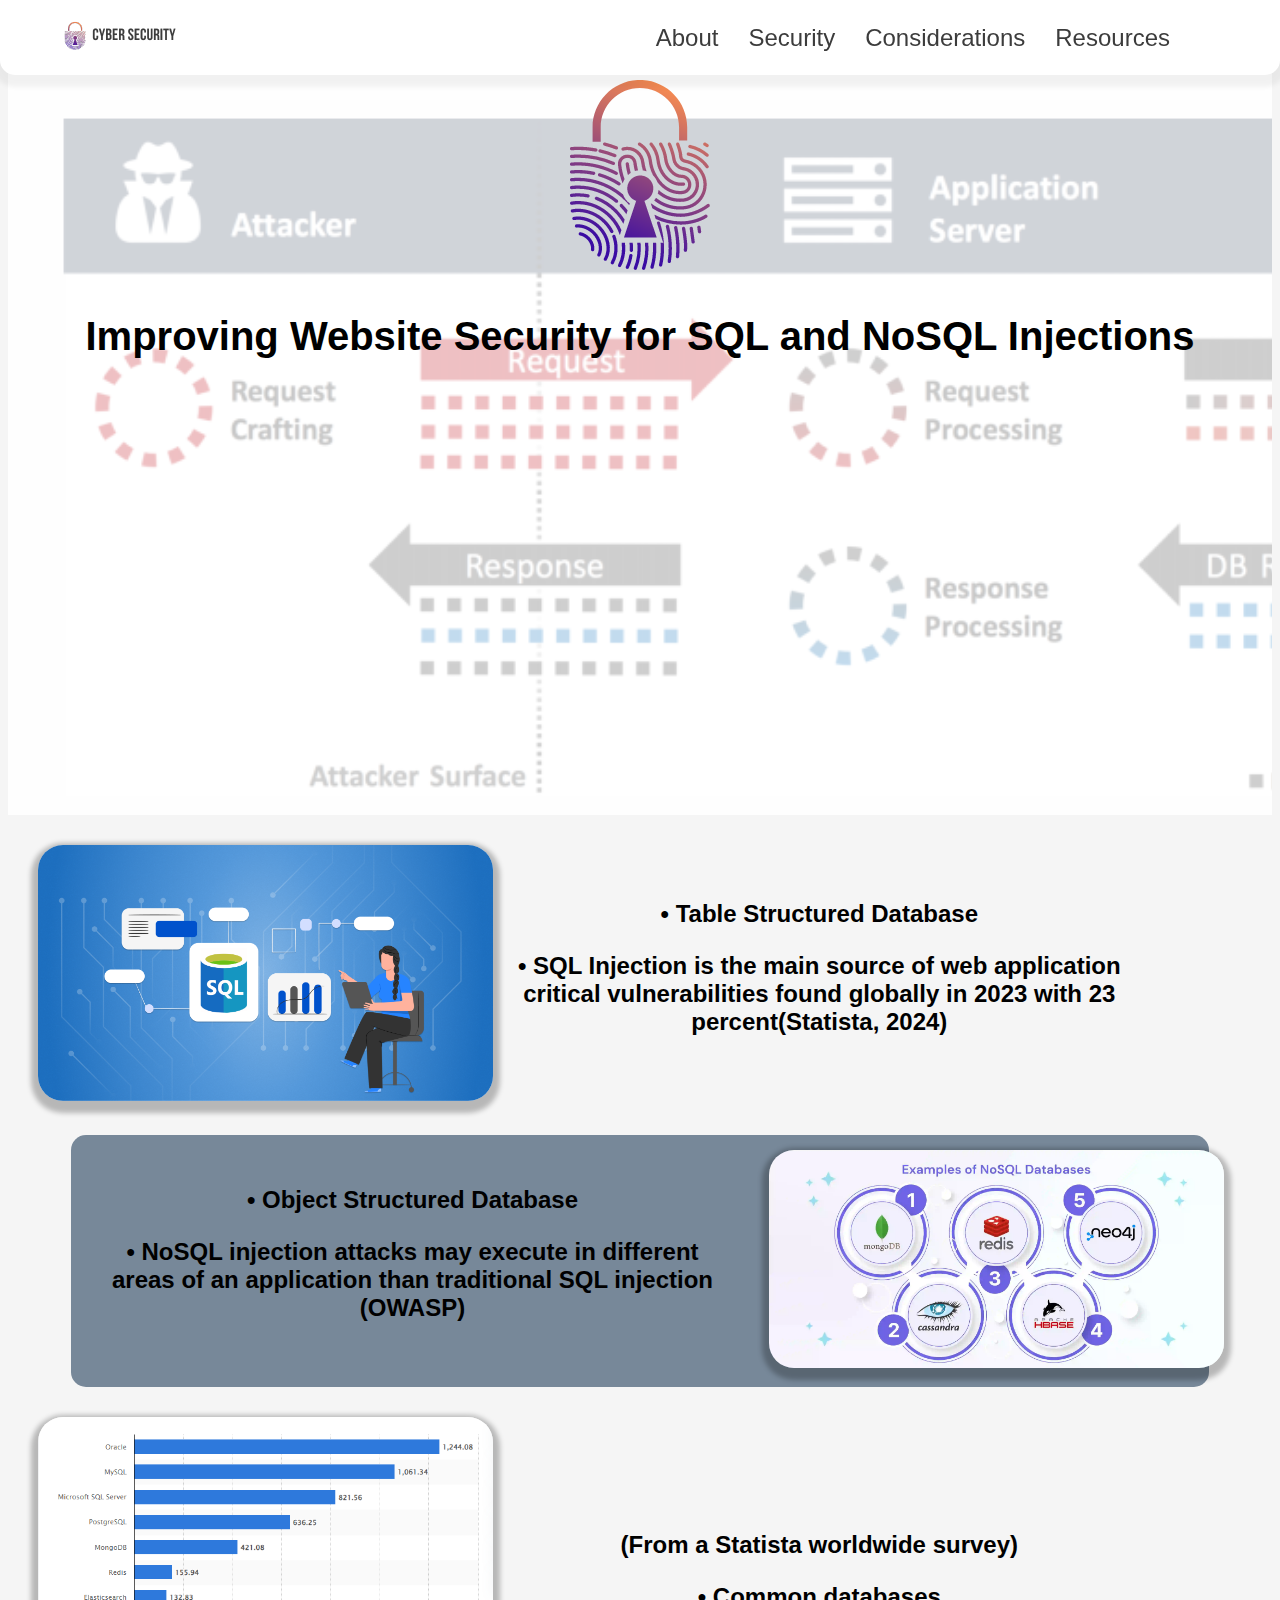
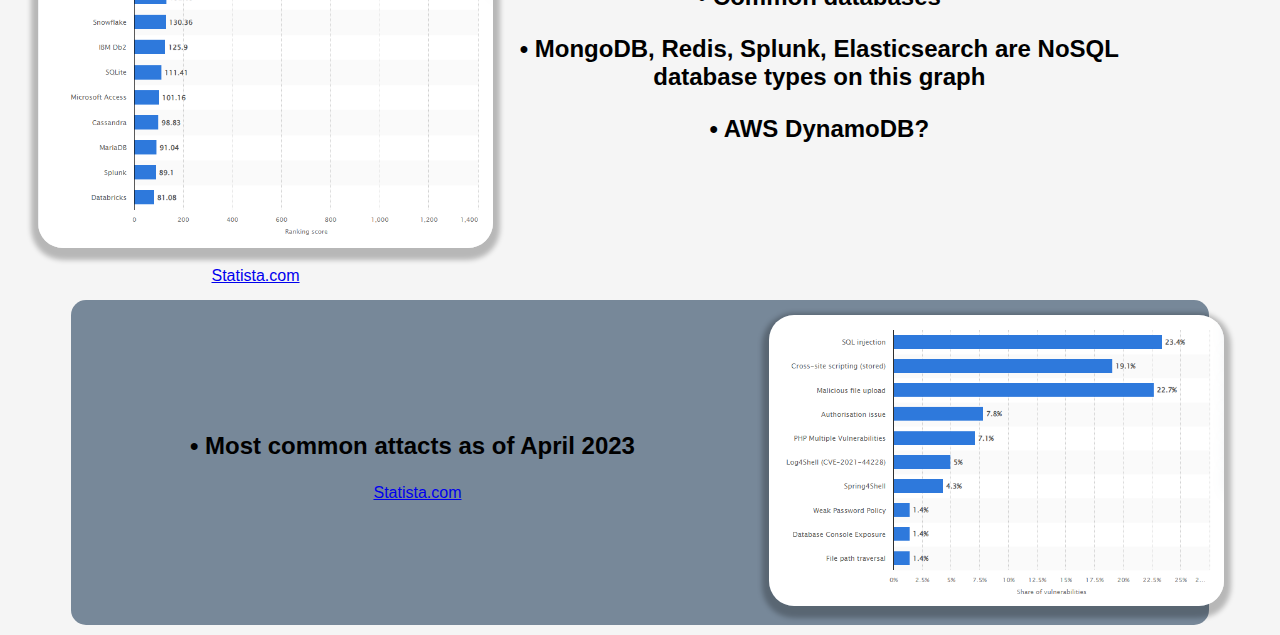
<file: index.html>
<!DOCTYPE html>
<html lang="en">
<head>
    <meta charset="UTF-8">
    <meta name="viewport" content="width=device-width, initial-scale=1.0">
    <title>Ethics and Security</title>
    <link rel="stylesheet" href="styles.css">
    <link rel="icon" href="./images/favicon.ico">
</head>
<body>
    <div class="navbar">
        <div class="logo">
            <img href="/ethics/index.html" src="./images/logo.png">
        </div>
        <div class="links">
            <a href="/ethics/about.html">
                <p>About</p>
            </a>
            <a href="/ethics/security.html">
                <p>Security</p>
            </a>
            <a href="/ethics/considerations.html">
                <p>Considerations</p>
            </a>
            <a href="/ethics/resources.html">
                <p>Resources</p>
            </a>
        </div>
        
    </div>
    <div class="hero" style="background-image: url('./images/Injection.png');">
        <div class="overlay" style="background-color: rgba(255, 255, 255, .75);">
            <img id="logoPhoto" src="./images/logoSymbol.png"/>
            <h1>Improving Website Security for SQL and NoSQL Injections</h1>
        </div>
        
    </div>
    <div class="photoLeft">
        <div class="photoContainer">
            <img src="./images/SQLDatabase.png">
        </div>
        <div class="infoContainer">
            <p class="bulletPoint">•  Table Structured Database</p>
            <p class="bulletPoint">•  SQL Injection is the main source of web application critical vulnerabilities found globally in 2023 with 23 percent(Statista, 2024)</p>
        </div>
        
    </div>
    <div class="photoRight" style="background-color: lightslategray;">
        <div class="infoContainer">
            <p class="bulletPoint">•  Object Structured Database</p>
            <p class="bulletPoint">•  NoSQL injection attacks may execute in different areas of an application than traditional SQL injection (OWASP)</p>
        </div>
        <div class="photoContainer">
            <img src="./images/NoSQLExamples.webp">
        </div>
    </div>
    <div class="photoLeft">
        <div class="photoContainer">
            <img src="./images/commonDatabases.PNG">
            <a href="https://www.statista.com/statistics/809750/worldwide-popularity-ranking-database-management-systems/">Statista.com</a>
        </div>
        <div class="infoContainer">
            <p class="bulletPoint">(From a Statista worldwide survey)</p>
            <p class="bulletPoint">•  Common databases</p>
            <p class="bulletPoint">•  MongoDB, Redis, Splunk, Elasticsearch are NoSQL database types on this graph</p>
            <p class="bulletPoint">•  AWS DynamoDB?</p>
        </div>
        
    </div>
    <div class="photoRight" style="background-color: lightslategray;">
        <div class="infoContainer">
            <p class="bulletPoint">•  Most common attacts as of April 2023 </p>
            <a href="https://www.statista.com/statistics/806081/worldwide-application-vulnerability-taxonomy/">Statista.com</a>
            
        </div>
        <div class="photoContainer">
            <img src="./images/vulnerabilityTaxonomy.PNG">
        </div>
    </div>
    
</body>
</html>
</file>
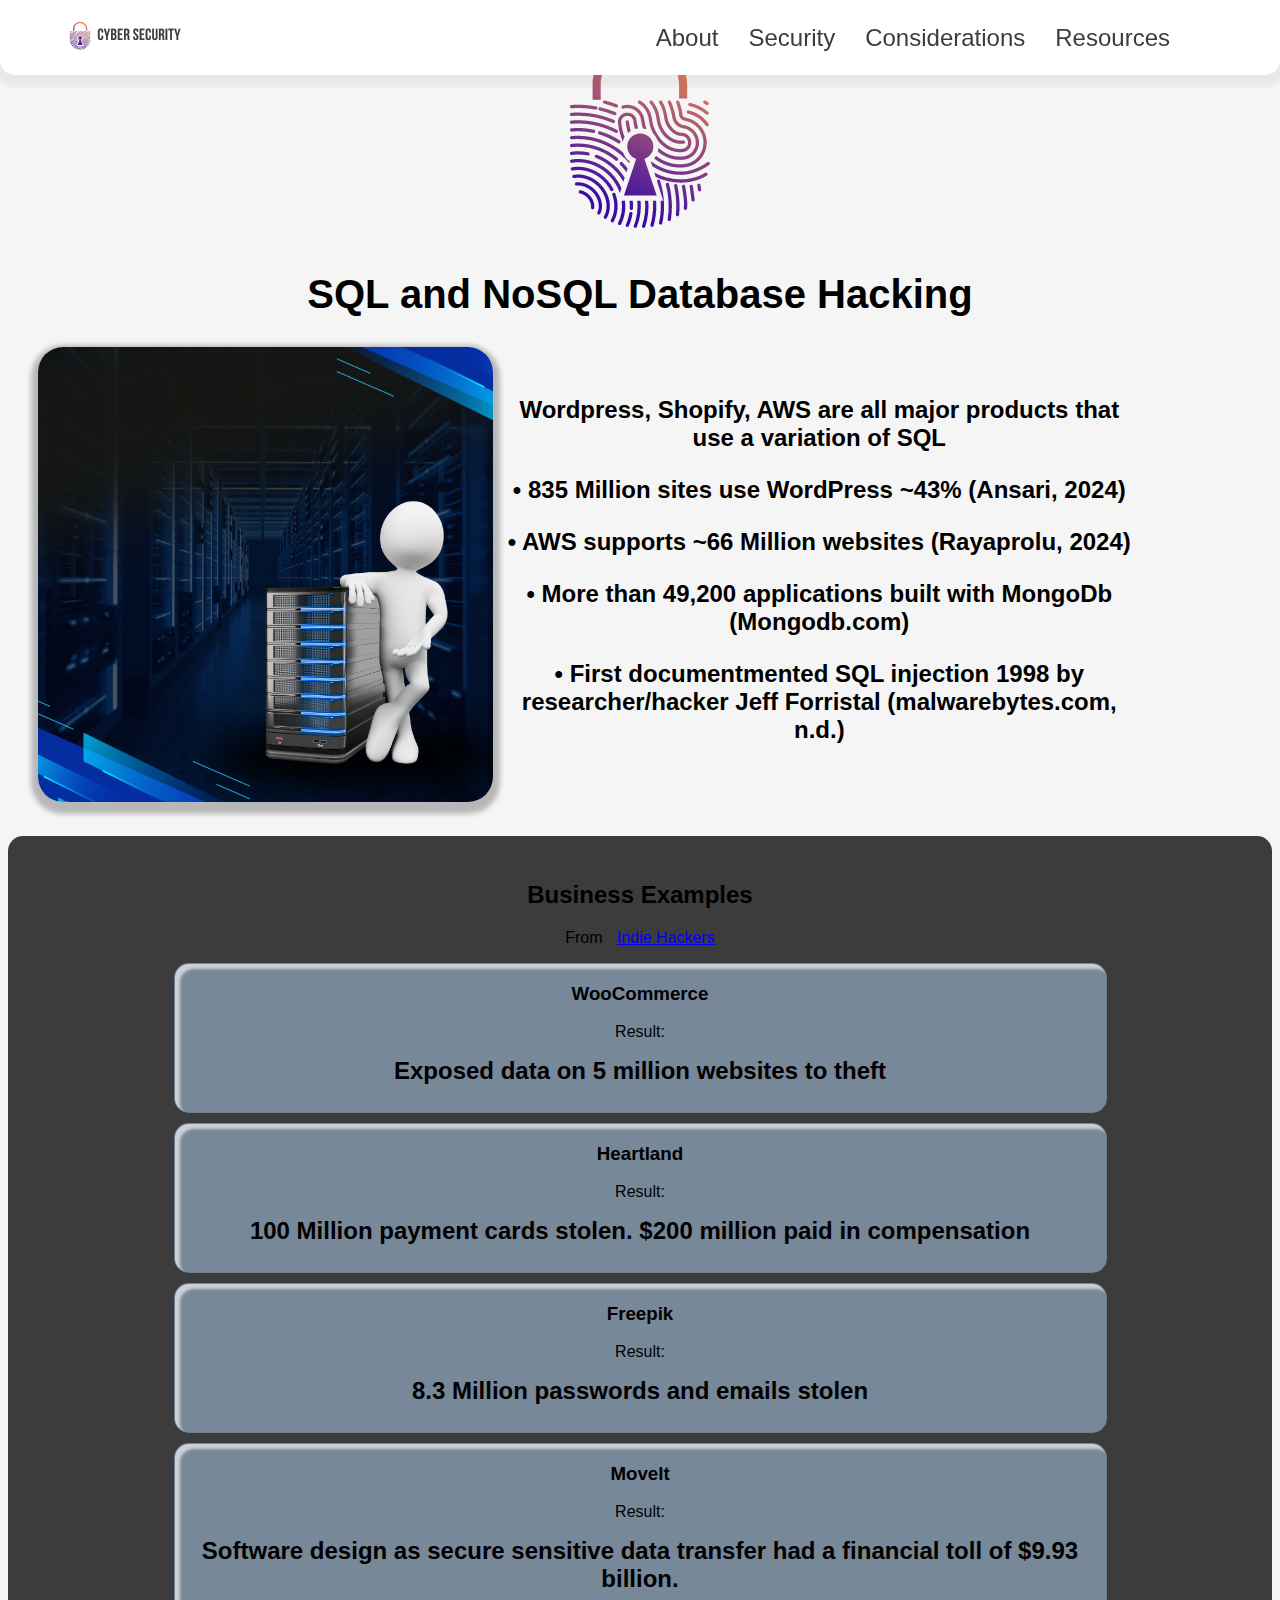
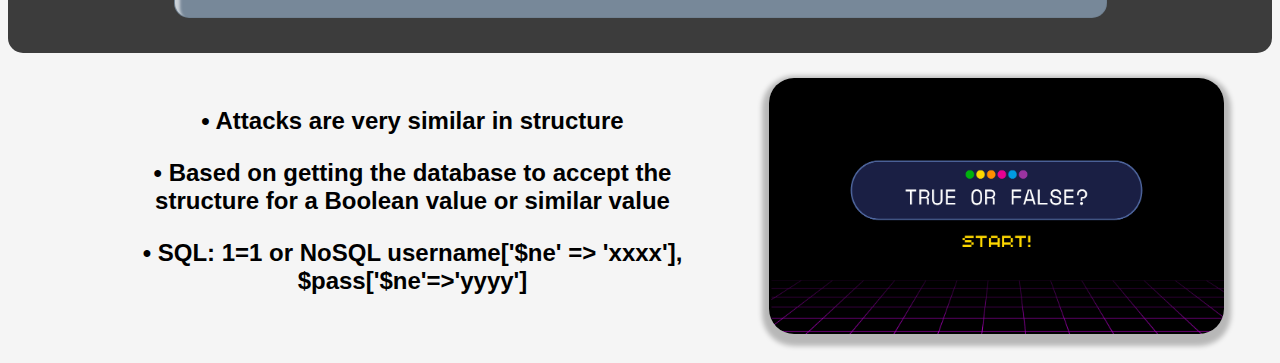
<file: about.html>
<!DOCTYPE html>
<html lang="en">
<head>
    <meta charset="UTF-8">
    <meta name="viewport" content="width=device-width, initial-scale=1.0">
    <title>About</title>
    <link rel="stylesheet" href="styles.css">
    <link rel="icon" href="./images/favicon.ico">
</head>
<body>
<div class="main">
    <div class="navbar">
        <div class="logo">
            <a href="/ethics/index.html">
                <img src="./images/logo.png">
            </a>
        </div>
        <div class="links">
            <a href="/ethics/about.html">
                <p>About</p>
            </a>
            <a href="/ethics/security.html">
                <p>Security</p>
            </a>
            <a href="/ethics/considerations.html">
                <p>Considerations</p>
            </a>
            <a href="/ethics/resources.html">
                <p>Resources</p>
            </a>
        </div> 
    </div>
    <div class="titleArea">
        <img src="./images/logoSymbol.png"/>
        <h1>SQL and NoSQL Database Hacking</h1>
    </div>
    <div class="photoLeft">
        <div class="photoContainer">
            <img src="./images/databaseStickFigure.png">
        </div>
        <div class="infoContainer">
            <p class="bulletPoint">Wordpress, Shopify,  AWS are all major products that use a variation of SQL</p>
            <p class="bulletPoint">•  835 Million sites use WordPress ~43% (Ansari, 2024)</p>
            <p class="bulletPoint">•  AWS supports ~66 Million websites (Rayaprolu, 2024)</p>
            <p class="bulletPoint">•  More than 49,200 applications built with MongoDb (Mongodb.com)</p>
            <p class="bulletPoint">•  First documentmented SQL injection 1998 by researcher/hacker Jeff Forristal (malwarebytes.com, n.d.)</p>
        </div>
        
    </div>
    <div class="businessExamples">
        <h2>Business Examples</h2>
        <p>From <a href="https://www.indiehackers.com/post/sql-injection-real-life-attacks-and-how-it-hurts-business-c7ff42ef30">Indie Hackers</a></p>
        <div class="example">
            <h3>WooCommerce</h3>
            <div class="result">
                <p>Result:</p>
                <p class="bulletPoint">Exposed data on 5 million websites to theft</p>
            </div>
        </div>
        <div class="example">
            <h3>Heartland</h3>
            <div class="result">
                <p>Result:</p>
                <p class="bulletPoint">100 Million payment cards stolen. $200 million paid in compensation</p>
            </div>
        </div>
        <div class="example">
            <h3>Freepik</h3>
            <div class="result">
                <p>Result:</p>
                <p class="bulletPoint">8.3 Million passwords and emails stolen</p>
            </div>
        </div>
        <div class="example">
            <h3>MoveIt</h3>
            <div class="result">
                <p>Result:</p>
                <p class="bulletPoint">Software design as secure sensitive data transfer had a financial toll of $9.93 billion.</p>
            </div>
        </div>
    </div>
    <div class="photoRight">
        <div class="infoContainer">
            <p class="bulletPoint">•  Attacks are very similar in structure</p>
            <p class="bulletPoint">•  Based on getting the database to accept the structure for a Boolean value or similar value</p>
            <p class="bulletPoint">•  SQL: 1=1 or NoSQL username['$ne' => 'xxxx'], $pass['$ne'=>'yyyy']</p>
        </div>
        <div class="photoContainer">
            <img src="./images/trueFalse.png">
        </div>
    </div>
</div>
    
</body>
</html>
</file>
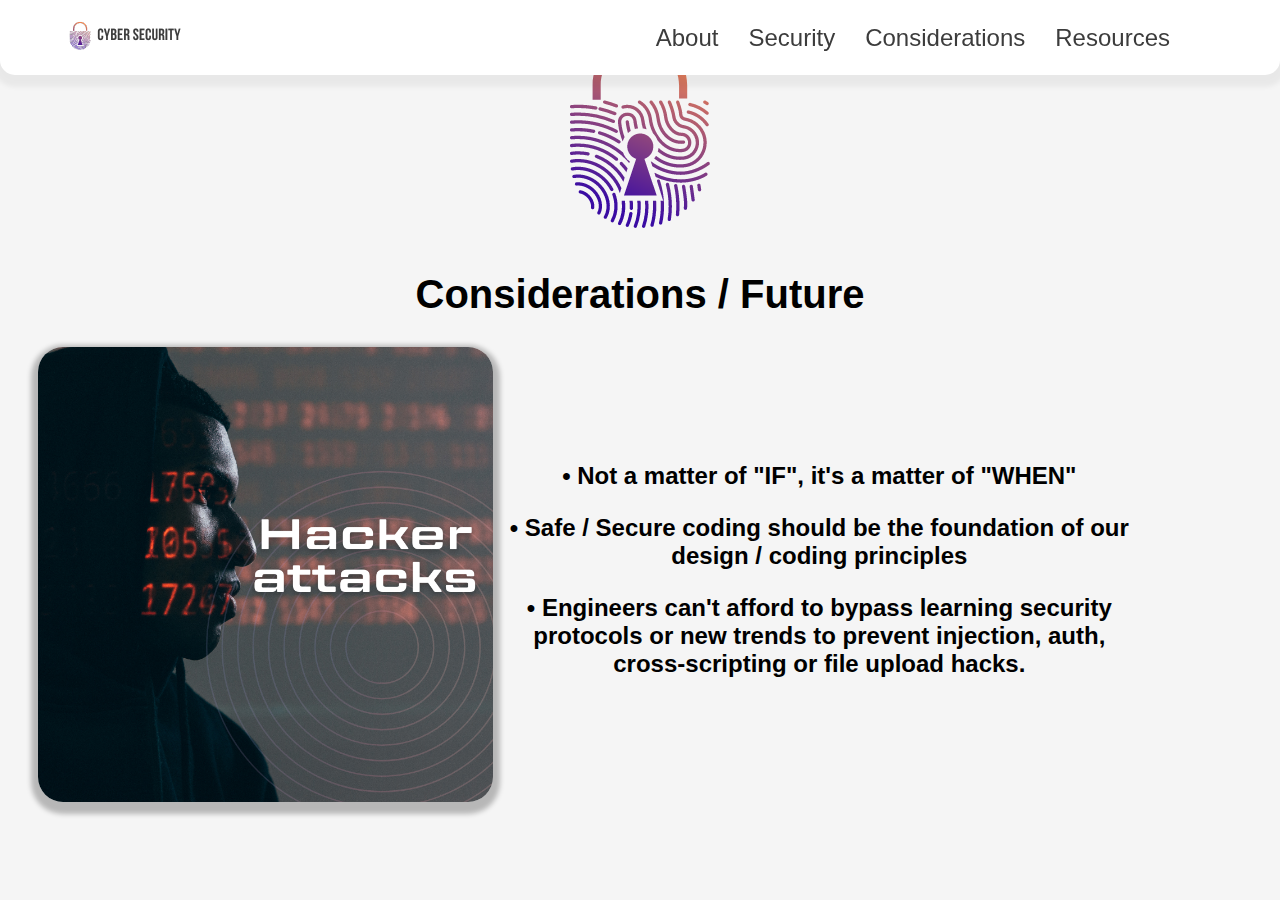
<file: considerations.html>
<!DOCTYPE html>
<html lang="en">
<head>
    <meta charset="UTF-8">
    <meta name="viewport" content="width=device-width, initial-scale=1.0">
    <title>Considerations / Future</title>
    <link rel="stylesheet" href="styles.css">
    <link rel="icon" href="./images/favicon.ico">
</head>
<body>
    <div class="navbar">
        <div class="logo">
            <a href="/ethics/index.html">
                <img src="./images/logo.png">
            </a>
        </div>
        <div class="links">
            <a href="/ethics/about.html">
                <p>About</p>
            </a>
            <a href="/ethics/security.html">
                <p>Security</p>
            </a>
            <a href="/ethics/considerations.html">
                <p>Considerations</p>
            </a>
            <a href="/ethics/resources.html">
                <p>Resources</p>
            </a>
        </div>
        
    </div>
    <div class="title" >
        <img src="./images/logoSymbol.png"/>
        <h1>Considerations / Future</h1>
    </div>
    <div class="photoLeft">
        <div class="photoContainer">
            <img src="./images/hackerAttack.png">
        </div>
        <div class="infoContainer">
            <p class="bulletPoint">•  Not a matter of "IF", it's a matter of "WHEN"</p>
            <p class="bulletPoint">•  Safe / Secure coding should be the foundation of our design / coding principles </p>
            <p class="bulletPoint">•  Engineers can't afford to bypass learning security protocols or new trends to prevent injection, auth, cross-scripting or file upload hacks. </p>
        </div>
        
    </div>
    
</body>
</html>
</file>
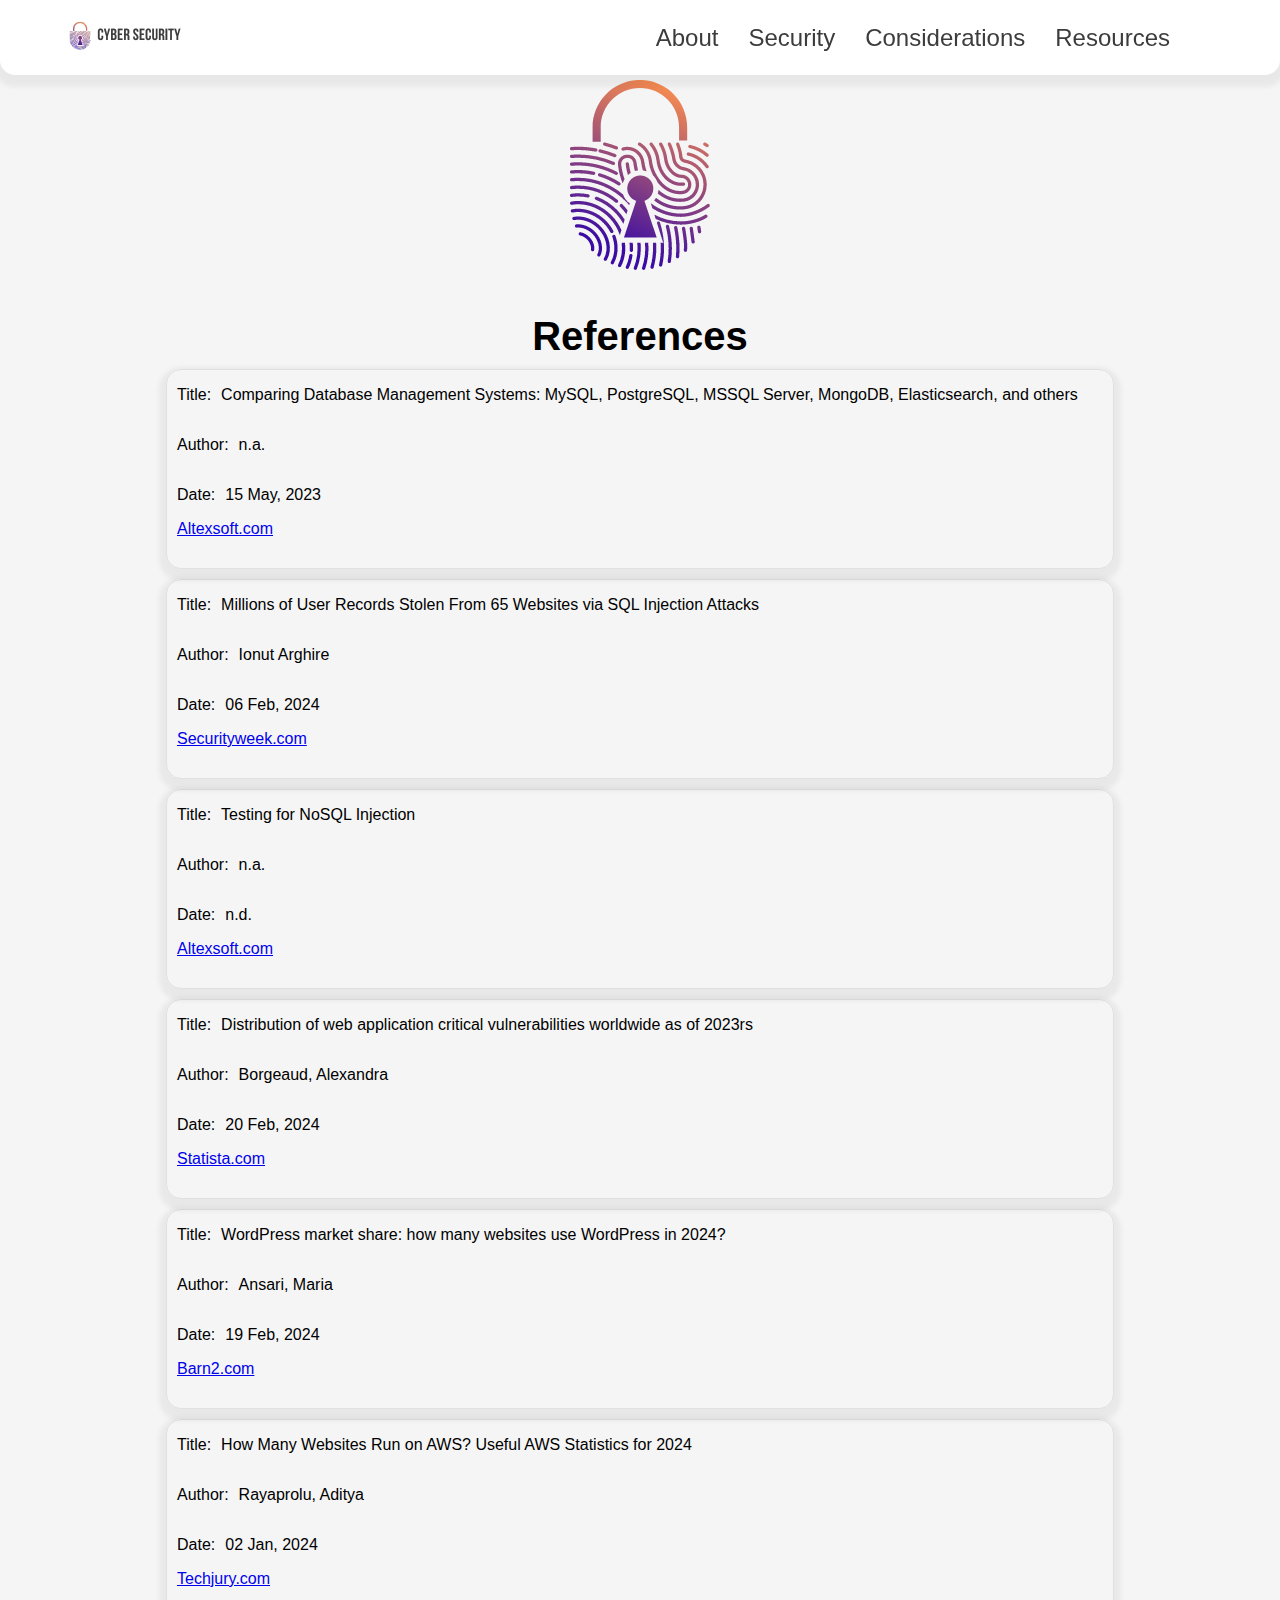
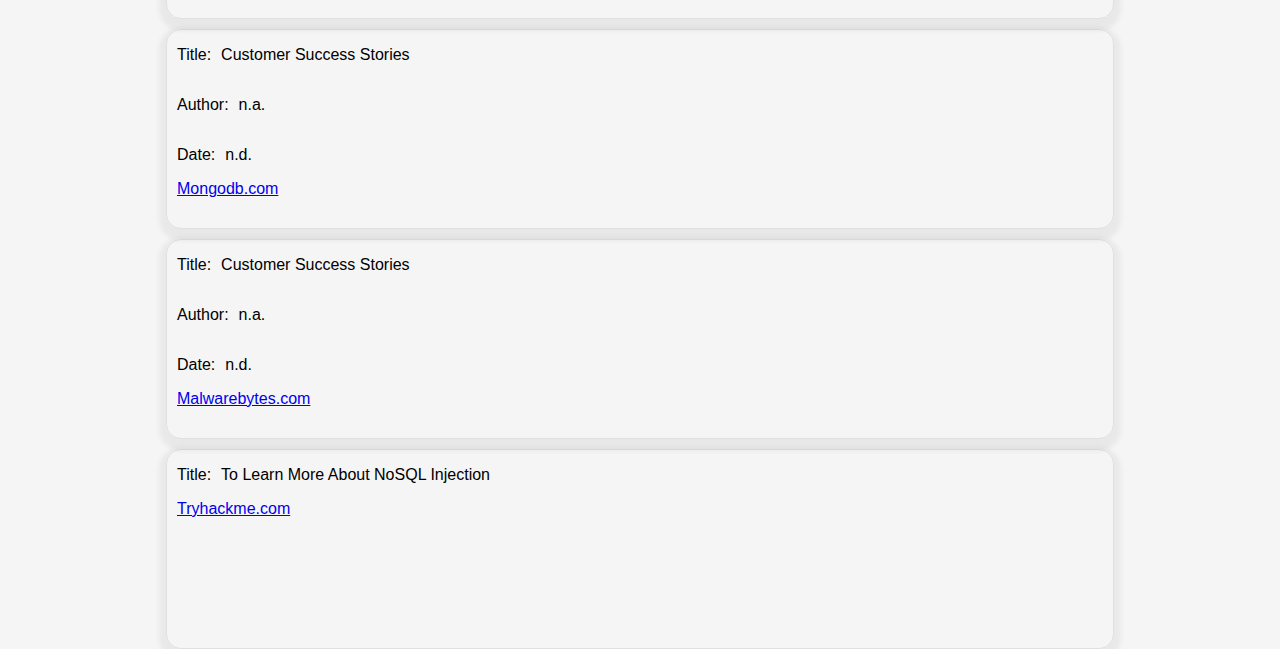
<file: resources.html>
<!DOCTYPE html>
<html lang="en">
<head>
    <meta charset="UTF-8">
    <meta name="viewport" content="width=device-width, initial-scale=1.0">
    <title>Resources</title>
    <link rel="stylesheet" href="styles.css">
    <link rel="icon" href="./images/favicon.ico">
</head>
<body>
    <div class="navbar">
        <div class="logo">
            <a href="/ethics/index.html">
                <img src="./images/logo.png">
            </a>
        </div>
        <div class="links">
            <a href="/ethics/about.html">
                <p>About</p>
            </a>
            <a href="/ethics/security.html">
                <p>Security</p>
            </a>
            <a href="/ethics/considerations.html">
                <p>Considerations</p>
            </a>
            <a href="/ethics/resources.html">
                <p>Resources</p>
            </a>
        </div>
        
    </div>
    <div class="hero" >
        <img src="./images/logoSymbol.png"/>
        <h1>References</h1>

        <div class="reference">
            <div class="refSection">
                <p>Title:  </p>
                <p>Comparing Database Management Systems: MySQL, PostgreSQL, MSSQL Server, MongoDB, Elasticsearch, and others</p>
            </div>
            <div class="refSection">
                <p>Author:  </p>
                <p>n.a.</p>
            </div>
            <div class="refSection">
                <p>Date:  </p>
                <p>15 May, 2023</p>
            </div>
            <div class="refSection">
                <a href="https://www.altexsoft.com/blog/comparing-database-management-systems-mysql-postgresql-mssql-server-mongodb-elasticsearch-and-others/">Altexsoft.com</a>
            </div>
            
        </div>
        <div class="reference">
            <div class="refSection">
                <p>Title:  </p>
                <p>Millions of User Records Stolen From 65 Websites via SQL Injection Attacks</p>
            </div>
            <div class="refSection">
                <p>Author:  </p>
                <p>Ionut Arghire</p>
            </div>
            <div class="refSection">
                <p>Date:  </p>
                <p>06 Feb, 2024</p>
            </div>
            <div class="refSection">
                <a href="https://www.securityweek.com/millions-of-user-records-stolen-from-65-websites-via-sql-injection-attacks/">Securityweek.com</a>
            </div>
            
        </div>
        <div class="reference">
            <div class="refSection">
                <p>Title:  </p>
                <p>Testing for NoSQL Injection</p>
            </div>
            <div class="refSection">
                <p>Author:  </p>
                <p>n.a.</p>
            </div>
            <div class="refSection">
                <p>Date:  </p>
                <p>n.d.</p>
            </div>
            <div class="refSection">
                <a href="https://owasp.org/www-project-web-security-testing-guide/latest/4-Web_Application_Security_Testing/07-Input_Validation_Testing/05.6-Testing_for_NoSQL_Injection">Altexsoft.com</a>
            </div>
            
        </div>
        <div class="reference">
            <div class="refSection">
                <p>Title:  </p>
                <p>Distribution of web application critical vulnerabilities worldwide as of 2023rs</p>
            </div>
            <div class="refSection">
                <p>Author:  </p>
                <p>Borgeaud, Alexandra</p>
            </div>
            <div class="refSection">
                <p>Date:  </p>
                <p>20 Feb, 2024</p>
            </div>
            <div class="refSection">
                <a href="https://www.statista.com/statistics/806081/worldwide-application-vulnerability-taxonomy/">Statista.com</a>
            </div>
            
        </div>
        <div class="reference">
            <div class="refSection">
                <p>Title:  </p>
                <p>WordPress market share: how many websites use WordPress in 2024?</p>
            </div>
            <div class="refSection">
                <p>Author:  </p>
                <p>Ansari, Maria</p>
            </div>
            <div class="refSection">
                <p>Date:  </p>
                <p>19 Feb, 2024</p>
            </div>
            <div class="refSection">
                <a href="https://barn2.com/blog/wordpress-market-share/#:~:text=Number%20of%20websites%20using%20WordPress,a%20powerful%20content%20management%20system.">Barn2.com</a>
            </div>
            
        </div>
        <div class="reference">
            <div class="refSection">
                <p>Title:  </p>
                <p>How Many Websites Run on AWS? Useful AWS Statistics for 2024</p>
            </div>
            <div class="refSection">
                <p>Author:  </p>
                <p>Rayaprolu, Aditya</p>
            </div>
            <div class="refSection">
                <p>Date:  </p>
                <p>02 Jan, 2024</p>
            </div>
            <div class="refSection">
                <a href="https://techjury.net/blog/how-many-websites-run-on-aws/">Techjury.com</a>
            </div>
            
        </div>
        <div class="reference">
            <div class="refSection">
                <p>Title:  </p>
                <p>Customer Success Stories</p>
            </div>
            <div class="refSection">
                <p>Author:  </p>
                <p>n.a.</p>
            </div>
            <div class="refSection">
                <p>Date:  </p>
                <p>n.d.</p>
            </div>
            <div class="refSection">
                <a href="https://www.mongodb.com/solutions/customer-case-studies">Mongodb.com</a>
            </div>
            
        </div>
        <div class="reference">
            <div class="refSection">
                <p>Title:  </p>
                <p>Customer Success Stories</p>
            </div>
            <div class="refSection">
                <p>Author:  </p>
                <p>n.a.</p>
            </div>
            <div class="refSection">
                <p>Date:  </p>
                <p>n.d.</p>
            </div>
            <div class="refSection">
                <a href="https://www.malwarebytes.com/sql-injection">Malwarebytes.com</a>
            </div>
            
        </div>
        <div class="reference">
            <div class="refSection">
                <p>Title:  </p>
                <p>To Learn More About NoSQL Injection</p>
            </div>
            
            <div class="refSection">
                <a href="https://tryhackme.com/r/room/nosqlinjectiontutorial">Tryhackme.com</a>
            </div>
            
        </div>
    </div>
</body>
</html>
</file>
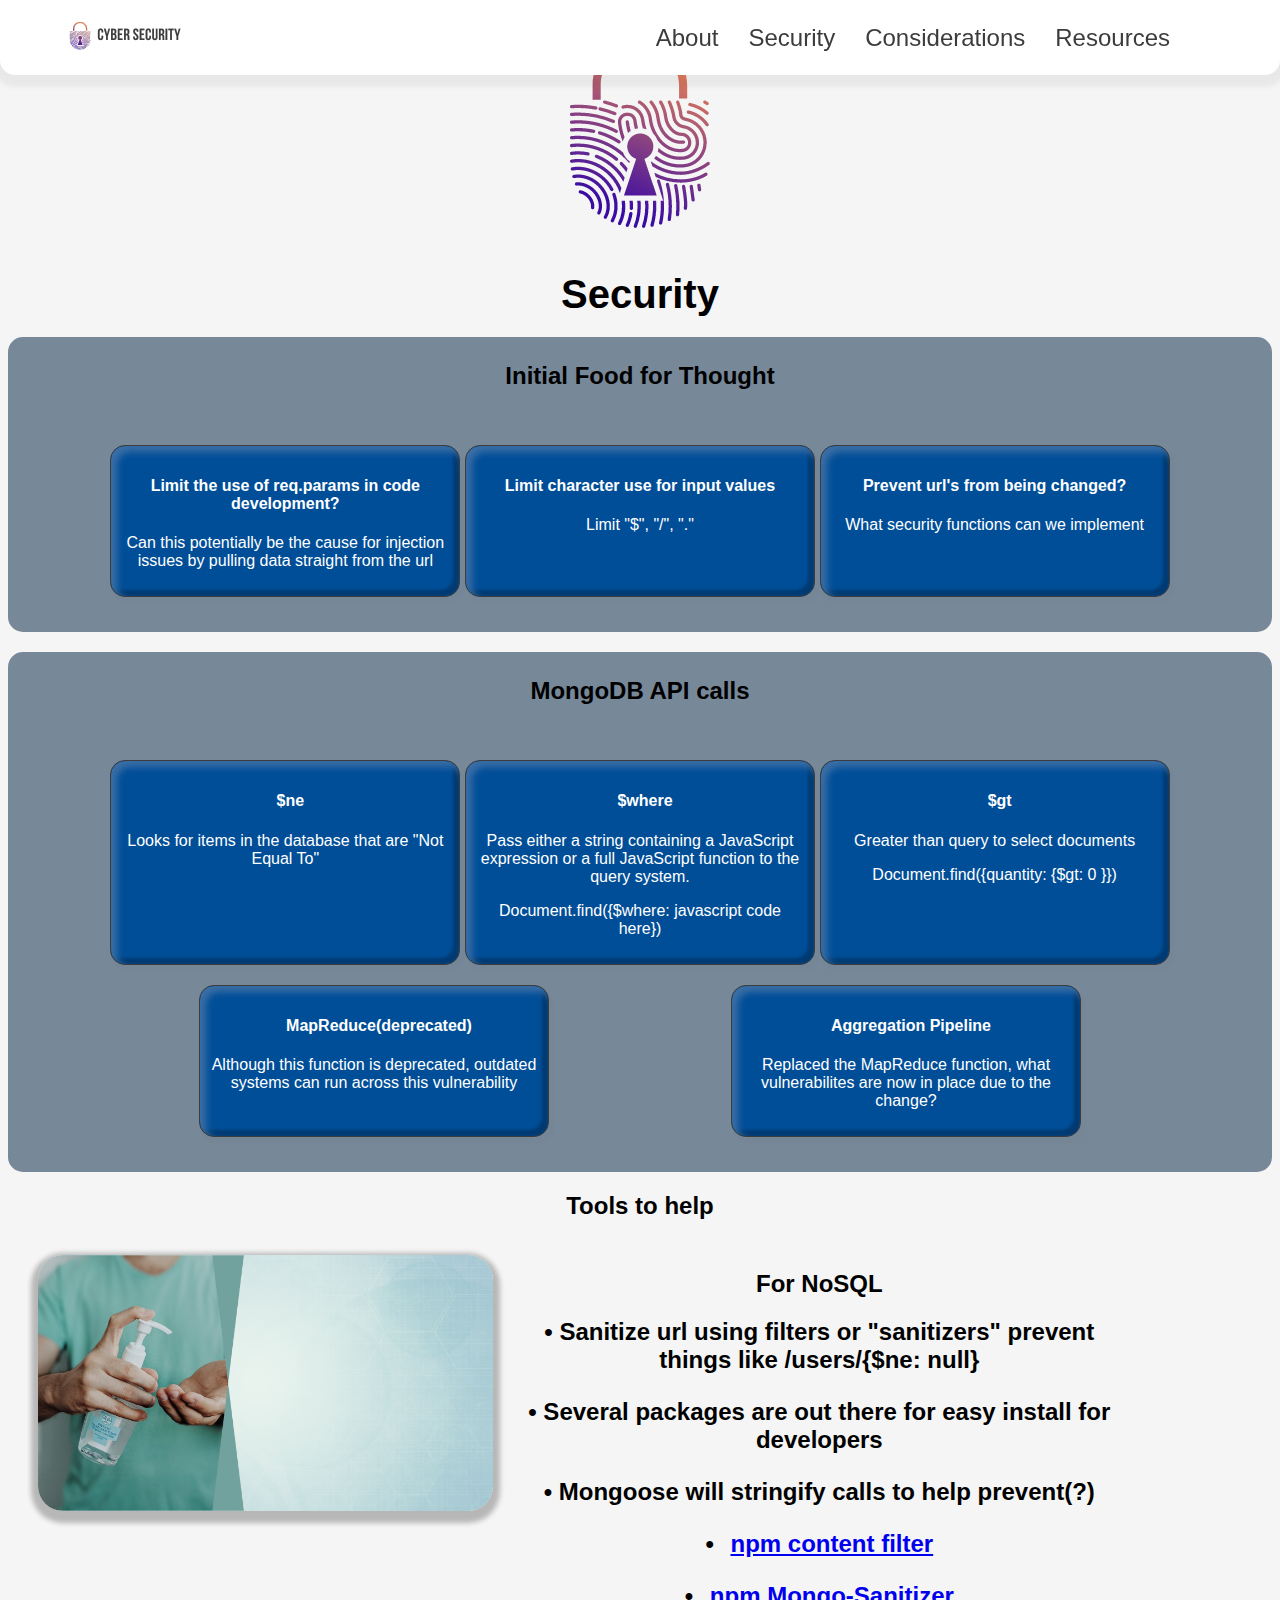
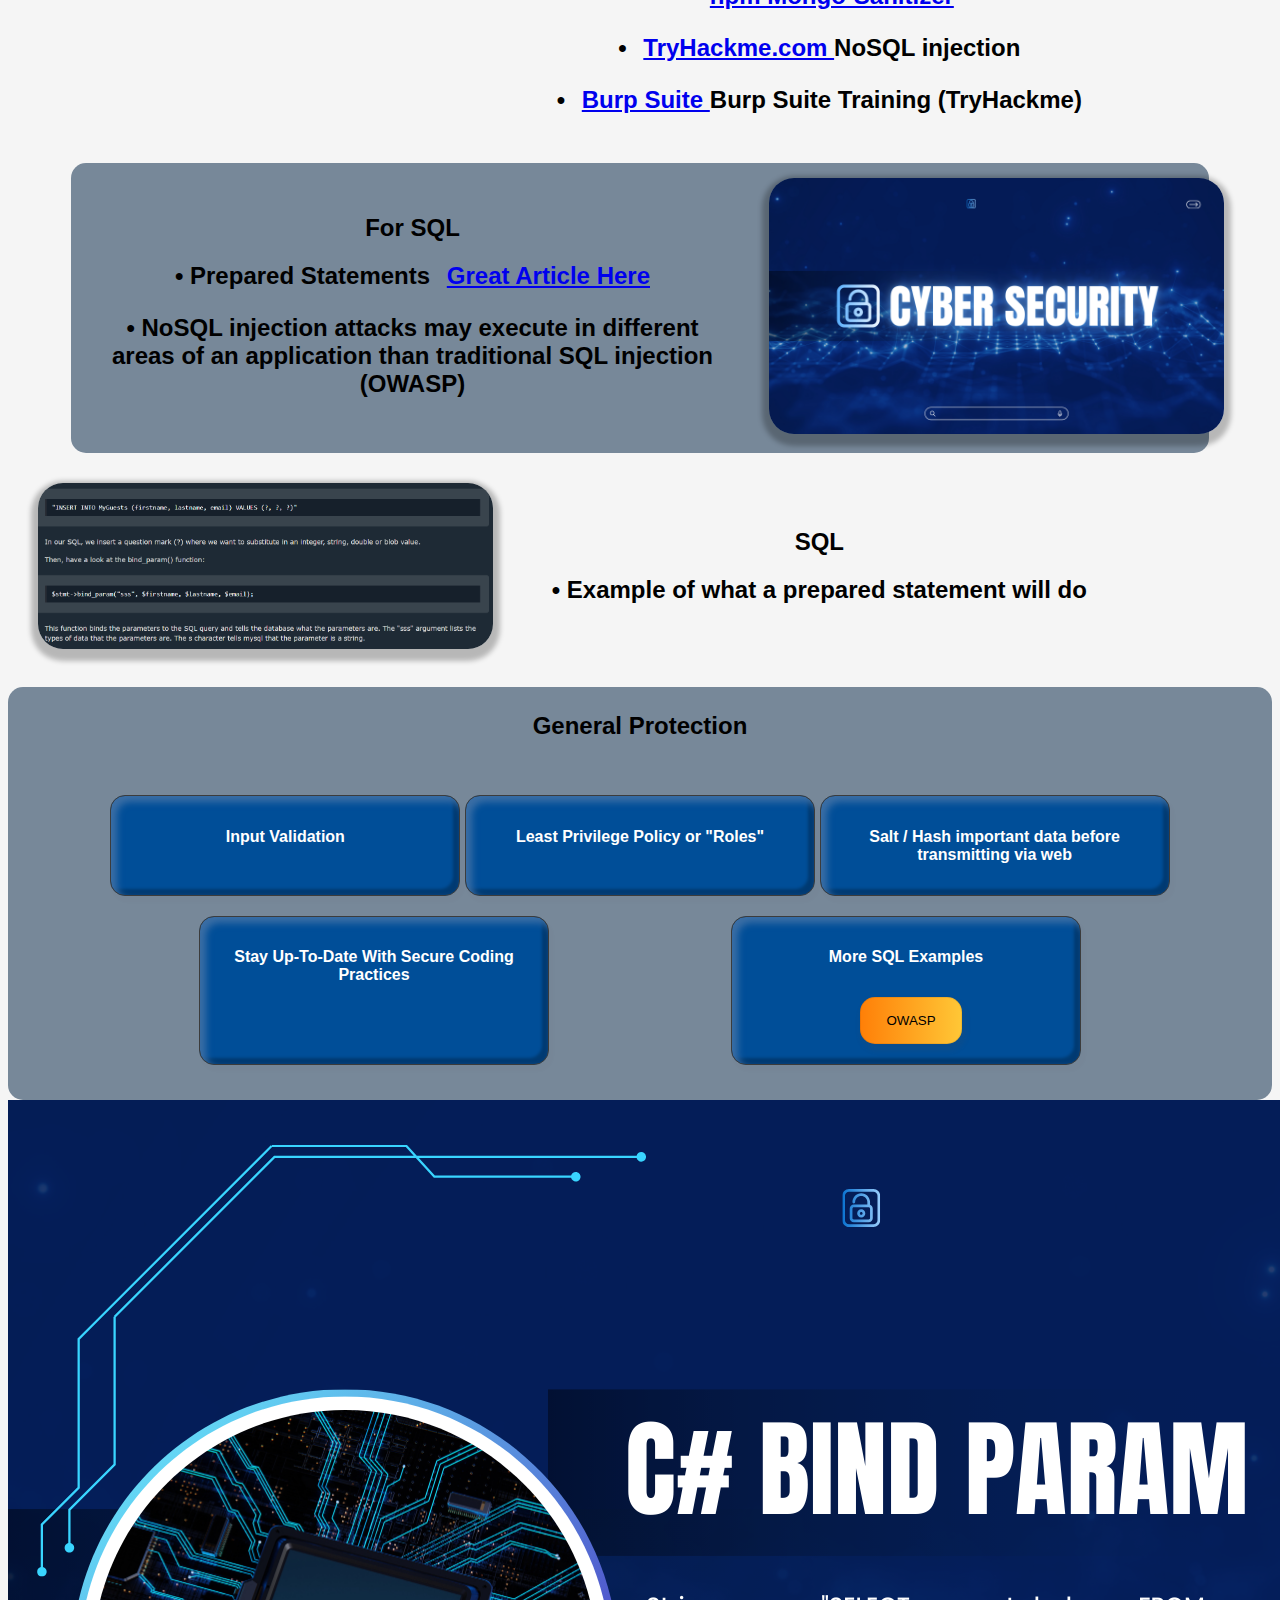
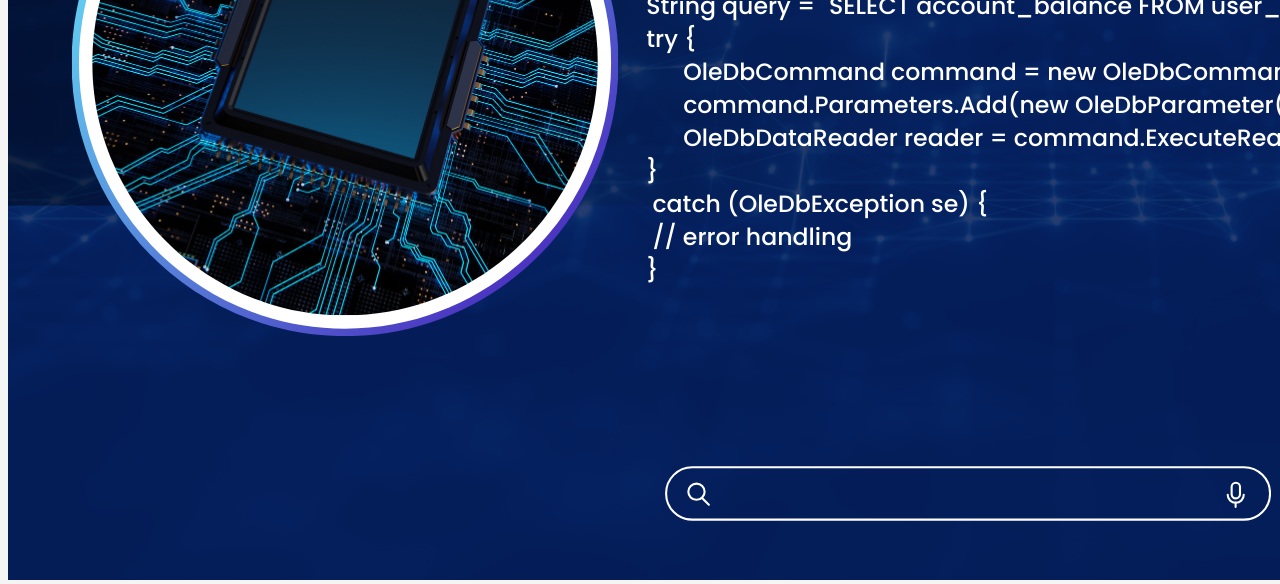
<file: security.html>
<!DOCTYPE html>
<html lang="en">
<head>
    <meta charset="UTF-8">
    <meta name="viewport" content="width=device-width, initial-scale=1.0">
    <title>Security</title>
    <link rel="stylesheet" href="styles.css">
    <link rel="icon" href="./images/favicon.ico">
</head>
<body>
    <div class="navbar">
        <div class="logo">
            <a href="/ethics/index.html">
                <img src="./images/logo.png">
            </a>
        </div>
        <div class="links">
            <a href="/ethics/about.html">
                <p>About</p>
            </a>
            <a href="/ethics/security.html">
                <p>Security</p>
            </a>
            <a href="/ethics/considerations.html">
                <p>Considerations</p>
            </a>
            <a href="/ethics/resources.html">
                <p>Resources</p>
            </a>
        </div>
        
    </div>
    <div class="titleArea" >
        <img src="./images/logoSymbol.png"/>
        <h1>Security</h1>
    </div>
    <div class="talkPointsArea">
        <h2 style="padding-top: 25px;">Initial Food for Thought</h2>
        <div class="talkPoints">
            <div class="thoughts">
                <h4>Limit the use of req.params in code development?</h4>
                <p>Can this potentially be the cause for injection issues by pulling data straight from the url</p>
            </div>
            <div class="thoughts">
                <h4>Limit character use for input values</h4>
                <p>Limit "$", "/", "."</p>
            </div>
            <div class="thoughts">
                <h4>Prevent url's from being changed?</h4>
                <p>What security functions can we implement</p>
            </div>
        </div>
    </div>
    <div class="talkPointsArea">
        <h2 style="padding-top: 25px;">MongoDB API calls</h2>
        <div class="talkPoints">
            <div class="thoughts">
                <h4><a href="https://www.mongodb.com/docs/manual/reference/operator/query/ne/#-ne">$ne</a></h4>
                <p>Looks for items in the database that are "Not Equal To"</p>
            </div>
            <div class="thoughts">
                <h4><a href="https://www.mongodb.com/docs/manual/reference/operator/query/where/">$where</a></h4>
                <p>Pass either a string containing a JavaScript expression or a full JavaScript function to the query system. </p>
                <p>Document.find({$where: javascript code here})</p>
            </div>
            <div class="thoughts">
                <h4><a href="https://www.mongodb.com/docs/manual/reference/operator/query/gt/#mongodb-query-op.-gt">$gt</a></h4>
                <p>Greater than query to select documents </p>
                <p>Document.find({quantity: {$gt: 0 }})</p>
            </div>
            <div class="thoughts">
                <h4><a href="https://www.mongodb.com/docs/manual/reference/operator/query/gt/#mongodb-query-op.-gt">MapReduce(deprecated)</a></h4>
                <p>Although this function is deprecated, outdated systems can run across this vulnerability </p>
            </div>
            <div class="thoughts">
                <h4><a href="https://www.mongodb.com/docs/manual/core/aggregation-pipeline/#std-label-aggregation-pipeline">Aggregation Pipeline</a></h4>
                <p>Replaced the MapReduce function, what vulnerabilites are now in place due to the change?</p>
            </div>
        </div>
    </div>
    <div>
        <h2>Tools to help</h2>
        <div class="photoLeft">
            <div class="photoContainer">
                <img src="./images/Sanitize.png">
            </div>
            <div class="infoContainer">
                <h2>For NoSQL</h2>
                <p class="bulletPoint">•  Sanitize url using filters or "sanitizers" prevent things like /users/{$ne: null}</p>
                <p class="bulletPoint">•  Several packages are out there for easy install for developers</p>
                <p class="bulletPoint">•  Mongoose will stringify calls to help prevent(?)</p>
                <p class="bulletPoint">•  <a href="https://www.npmjs.com/package/content-filter">npm content filter</a></p>
                <p class="bulletPoint">•  <a href="https://github.com/vkarpov15/mongo-sanitize">npm Mongo-Sanitizer</a></p>
                <p class="bulletPoint">•  <a href="https://tryhackme.com/r/room/nosqlinjectiontutorial">TryHackme.com </a>NoSQL injection</p>
                <p class="bulletPoint">•  <a href="https://tryhackme.com/r/room/burpsuitebasics">Burp Suite </a>Burp Suite Training (TryHackme)</p>
            </div>
            
        </div>
        <div class="photoRight" style="background-color: lightslategray;">
            <div class="infoContainer">
                <h2>For SQL</h2>
                <p class="bulletPoint">•  Prepared Statements <a href="https://www.w3schools.com/php/php_mysql_prepared_statements.asp#:~:text=A%20prepared%20statement%20is%20a,(labeled%20%22%3F%22).">Great Article Here</a></p>
                <p class="bulletPoint">•  NoSQL injection attacks may execute in different areas of an application than traditional SQL injection (OWASP)</p>
            </div>
            <div class="photoContainer">
                <img src="./images/securityPage.png">
            </div>
        </div>
    </div>
    <div class="photoLeft">
        <div class="photoContainer">
            <img src="./images/preparedStatements.PNG">
        </div>
        <div class="infoContainer">
            <h2>SQL</h2>
            <p class="bulletPoint">•  Example of what a prepared statement will do</p>
        </div>
        
    </div>
    <div class="talkPointsArea">
        <h2 style="padding-top: 25px;">General Protection</h2>
        <div class="talkPoints">
            <div class="thoughts">
                <h4>Input Validation</h4>
            </div>
            <div class="thoughts">
                <h4>Least Privilege Policy or "Roles"</h4>
            </div>
            <div class="thoughts">
                <h4>Salt / Hash important data before transmitting via web</h4>
            </div>
            <div class="thoughts">
                <h4>Stay Up-To-Date With Secure Coding Practices</h4>
            </div>
            <div class="thoughts">
                <h4>More SQL Examples</h4>
                <a href="https://cheatsheetseries.owasp.org/cheatsheets/SQL_Injection_Prevention_Cheat_Sheet.html" style="color: royalblue; text-decoration: underline;">
                    <button>OWASP</button>
                </a>
            </div>
        </div>
    </div>
    <div class="cSharp">
        <img src="./images/CSharp.png">
    </div>
</body>
</html>
</file>
<file: styles.css>
* {
    font-family: Arial, Helvetica, sans-serif;
    box-sizing: border-box;
    text-align: center;
}
body{
  background-color: #f5f5f5;
  border: 0px;
  border-radius: 15px;
}
h1 {
    font-size: 2.5rem;
    margin: 10px;
}
.navbar {
    position: fixed;
    top: 0px;
    left: 0px;
    z-index: 5;
    background-color: white;
    display: flex;
    width: 100%;
    height: 75px;
    box-shadow: rgba(0, 0, 0, .05)0px 5px 5px 7px;
    align-items: center;
    justify-content: space-between;
    border-radius: 0px 0px 15px 15px;
}
.logo {
    width: 20%;
}
.logo a {
  color: #3c3c3c;
  text-decoration: none;
}
.links {
    display: flex;
    margin-right: 100px;
    
}
.links p{
    margin: 10px;
    font-size: 1.5rem;
}
.links a{
    color: #3c3c3c;
    transition: .5s;
    cursor: pointer;
    text-decoration: none;
}
.links a:hover{
    color: royalblue;
    scale: 1.15;
}
button {
    border-radius: 15px;
    margin: 10px;
    padding: 15px 25px;
    align-items: center;
    box-shadow: rgba(70, 70, 70, .12)2px 5px 5px 2px;
    border: 1px solid rgba(0, 0, 0, .075);
    background-image: linear-gradient(to right, #ff8008 0%, #FFC837 51%, #ff8008 100%);   
    background-size: 200%;
    transition: .5s;
  
  }
  
  button:hover {
    background-position: right center;
  }
  .hero{
    margin-top: 50px;
    height: 85vh;
    background-repeat: none;
    background-size: cover;
  }
  .overlay {
    width: 100%;
    height: 100%;
  }
.photoLeft{
    display: flex;
    height: auto;
    width: 90%;
    margin: 15px;
    justify-content: center;
    
}
.photoRight{
    display: flex;
    height: auto;
    width: 90%;
    border-radius: 15px;
    margin: 10px auto;
    justify-content: center;
    margin: 10px auto;
    
}
.photoContainer {
    width: 40%;
    align-items: center;
    
}
.photoContainer img{
    box-shadow: rgba(0, 0, 0, .25)0px 5px 5px 7px;
    border-radius: 25px;
    width: 100%;
    margin: 15px ;
    
    
}
.infoContainer{
    text-align: center;
    justify-content: center;
    width: 55%;
    align-content: center;    
    margin: 10px auto;
  }

.bulletPoint{
    font-weight: 700;
    font-size: 1.5rem;
    margin-top: 10px;

  }


  .reference {
    width: 75%;
    height: 200px;
    border: 1px solid rgba(70, 70, 70, .12);
    border-radius: 15px;
    box-shadow: rgba(0, 0, 0, .05)0px 5px 5px 7px;
    margin: 10px auto;
    transition: .5s;
    align-items: center;
  }
  .reference:hover{
    box-shadow: rgba(0, 0, 0, .01)0px 3px 3px 12px;
    border: 1px solid #3c3c3c;
    scale: 1.01;
  }
  .refSection{
    display: flex;
    text-wrap: wrap;
    text-align: center;
    margin: 0px;
    padding: 0px;
  }
  .refSection p, a{
    margin-left: 10px;
  }
  .businessExamples{
    margin: 10px auto;
    padding:25px 10px;
    background-color: #3c3c3c;
    border: 0px;
    border-radius: 15px;
  }
  .example {
    width: 75%;
    min-height: 150px;
    border: 1px solid rgba(0, 0, 0, .05);
    box-shadow: rgba(255, 255, 255, .61)5px 5px 3px 0px inset;
    margin: 10px auto;
    background-color: lightslategray;
    border-radius: 15px;
  }
  .talkPointsArea{
    background-color: lightslategray;
    border-radius: 15px;
  }
  .talkPointsSection {
    display: flex;
  }
  .talkPoints {
    display: flex;
    flex-wrap: wrap;
    border: 0px;
    border-radius: 15px;
    width: 100%;
    min-height: 150px;
    justify-content: space-between;
    padding: 25px 100px;
  }
  .thoughts{
    border: 1px solid #3c3c3c;
    border-radius: 15px;
    background-color: #004E98;
    color: white;
    width: 350px;
    margin: 10px auto;
    box-shadow: rgba(58, 110, 165, 1)5px 5px 7px 1px inset, rgba(0, 0, 0, .25)-5px -5px 3px 1px inset, rgba(0, 0, 0, .01)3px 5px 3px 2px;
    padding: 10px;
  }
  .thoughts a{
    color: white;
    text-decoration: none;
  }
  .cSharp{
    width: 100%;
    object-fit: contain;
    height: 85vh;
  }
  
  @media (max-width: 1000px){
    .hero {
      background-size: 100vw;
      background-repeat: no-repeat;
      margin-top: 250px;
      width: 100%;
      height: auto;
      margin-bottom: 25px;
    }
    .overlay{
      height: 100%;
      width: 100%;
    }
    .navbar{
      display: flex;
      flex-direction: column;
      height: 250px;
      transition: .5s;
    }
    .links{
      display: flex;
      flex-direction: column;
      font-size: 16px;
    }
    #logoPhoto{
      width: 15%;
    }
    .photoLeft {
      display: flex;
      flex-direction: column;
    }
    .photoRight {
      display: flex;
      flex-direction: column;
    }
    .photoContainer {
      width: 100%;
    }
    .infoContainer{
      width: 90%;
    }
  }
</file>
